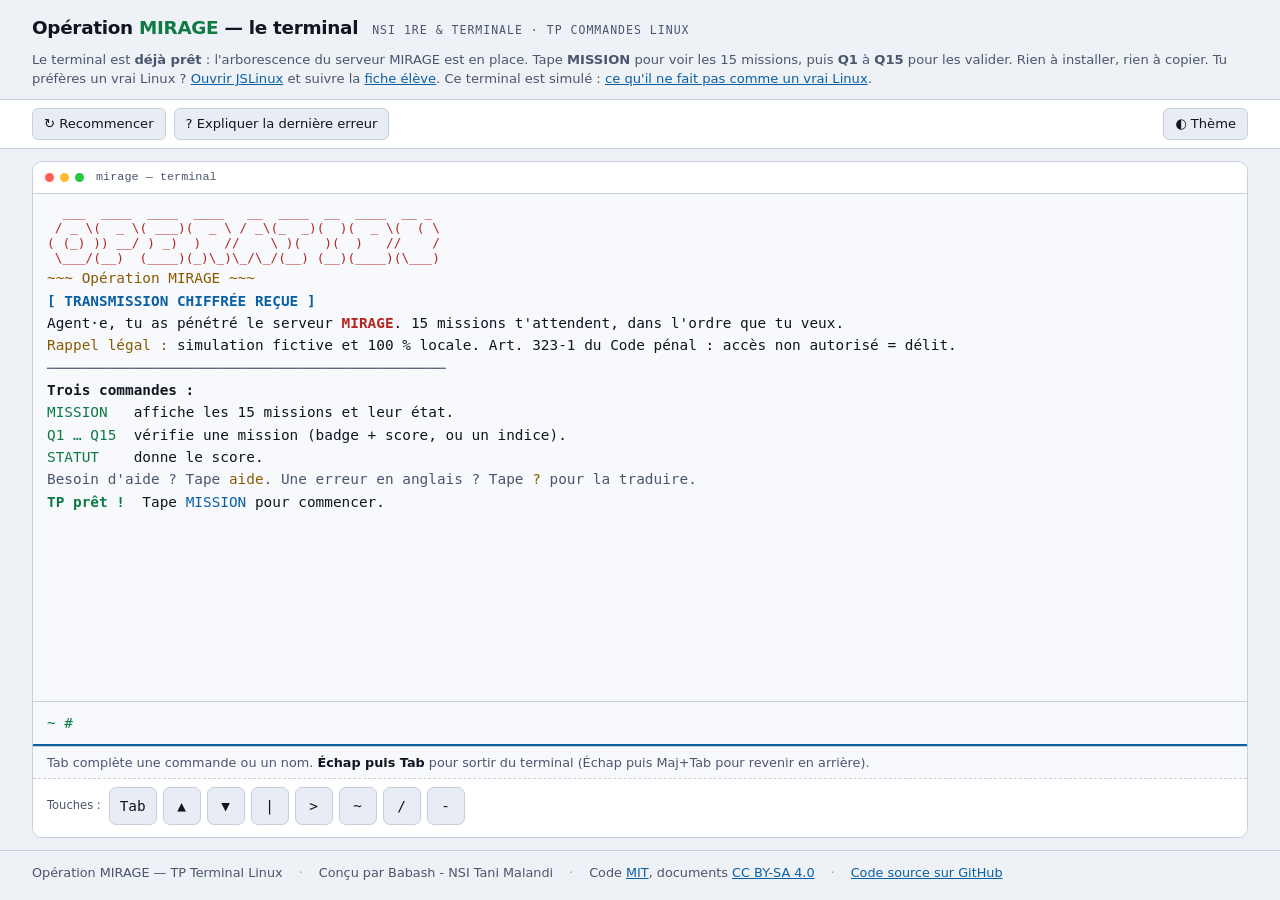
<file: terminal/index.html>
<!DOCTYPE html>
<html lang="fr" data-theme="">
<head>
<meta charset="UTF-8">
<meta name="viewport" content="width=device-width, initial-scale=1">
<title>Opération MIRAGE — terminal du TP</title>
<meta name="description" content="Le TP de commandes Linux Opération MIRAGE, joué directement dans un terminal intégré, déjà prêt, sans rien installer ni copier-coller.">
<link rel="stylesheet" href="terminal.css">
</head>
<body>

<header>
  <div style="flex-basis:100%;display:flex;flex-wrap:wrap;align-items:baseline;gap:6px 14px;">
    <h1>Opération <span>MIRAGE</span> — le terminal</h1>
    <span class="ref">NSI 1re &amp; Terminale · TP commandes Linux</span>
  </div>
  <p class="intro">Le terminal est <strong>déjà prêt</strong> : l'arborescence du serveur MIRAGE est en place. Tape <strong>MISSION</strong> pour voir les 15 missions, puis <strong>Q1</strong> à <strong>Q15</strong> pour les valider. Rien à installer, rien à copier. Tu préfères un vrai Linux&nbsp;? <a href="https://bellard.org/jslinux/vm.html?url=alpine-x86.cfg&amp;mem=192" rel="noopener">Ouvrir JSLinux</a> et suivre la <a href="../fiche_eleve_mirage.html">fiche élève</a>. Ce terminal est simulé&nbsp;: <a href="https://github.com/babash/mirage/blob/main/terminal/ECARTS.md" rel="noopener">ce qu'il ne fait pas comme un vrai Linux</a>.</p>
</header>

<nav class="barre" aria-label="Outils du terminal">
  <button type="button" id="btn-recommencer">↻ Recommencer</button>
  <button type="button" id="btn-expliquer">? Expliquer la dernière erreur</button>
  <span class="espace"></span>
  <button type="button" id="btn-theme" aria-label="Changer le thème clair ou obscur">◐ Thème</button>
</nav>

<main>
  <section class="terminal" aria-label="Terminal Opération MIRAGE">
    <div class="chrome" aria-hidden="true">
      <span class="dot a"></span><span class="dot b"></span><span class="dot c"></span>
      <span class="titre mono">mirage — terminal</span>
    </div>
    <div id="sortie" role="log" aria-live="polite" aria-label="Sortie du terminal" tabindex="0"></div>
    <div id="pager" class="pager" role="dialog" aria-label="Lecture page par page" hidden>
      <div class="pager-barre">
        <span id="pager-titre" class="mono"></span>
        <span class="pager-aide">Espace : page suivante · b : précédente · q : quitter</span>
      </div>
      <pre id="pager-texte" class="mono" tabindex="0"></pre>
      <div class="pager-boutons">
        <button type="button" id="pager-precedent">▲ Page précédente</button>
        <button type="button" id="pager-suivant">▼ Page suivante</button>
        <button type="button" id="pager-quitter">q Quitter</button>
      </div>
    </div>
    <div class="saisie-ligne">
      <span id="invite" class="mono" aria-hidden="true">~ #</span>
      <input id="saisie" type="text" class="mono" autocomplete="off" autocapitalize="off"
             autocorrect="off" spellcheck="false" aria-label="Ligne de commande du terminal" aria-describedby="aide-clavier"
             enterkeyhint="go">
    </div>
    <p id="aide-clavier" class="aide-clavier">Tab complète une commande ou un nom. <strong>Échap puis Tab</strong> pour sortir du terminal (Échap puis Maj+Tab pour revenir en arrière).</p>
    <div class="clavier" role="group" aria-label="Touches spéciales pour le clavier tactile">
      <span class="lbl">Touches&nbsp;:</span>
      <button type="button" data-key="Tab" aria-label="Touche Tab (complétion)">Tab</button>
      <button type="button" data-key="ArrowUp" aria-label="Commande précédente">▲</button>
      <button type="button" data-key="ArrowDown" aria-label="Commande suivante">▼</button>
      <button type="button" data-insert="|" aria-label="Insérer le tube barre verticale">|</button>
      <button type="button" data-insert="&gt;" aria-label="Insérer la redirection supérieur">&gt;</button>
      <button type="button" data-insert="~" aria-label="Insérer le tilde">~</button>
      <button type="button" data-insert="/" aria-label="Insérer la barre oblique">/</button>
      <button type="button" data-insert="-" aria-label="Insérer le tiret">-</button>
    </div>
  </section>
</main>

<p id="sr-note" class="sr-only" aria-live="polite"></p>

<footer>
  <span>Opération MIRAGE — TP Terminal Linux</span>
  <span class="sep">·</span>
  <span>Conçu par Babash - NSI Tani Malandi</span>
  <span class="sep">·</span>
  <span>Code <a href="https://opensource.org/licenses/MIT" rel="noopener">MIT</a>, documents <a href="https://creativecommons.org/licenses/by-sa/4.0/deed.fr" rel="noopener">CC BY-SA 4.0</a></span>
  <span class="sep">·</span>
  <a href="https://github.com/babash/mirage" rel="noopener">Code source sur GitHub</a>
</footer>

<script type="module" src="app.js"></script>
</body>
</html>
</file>
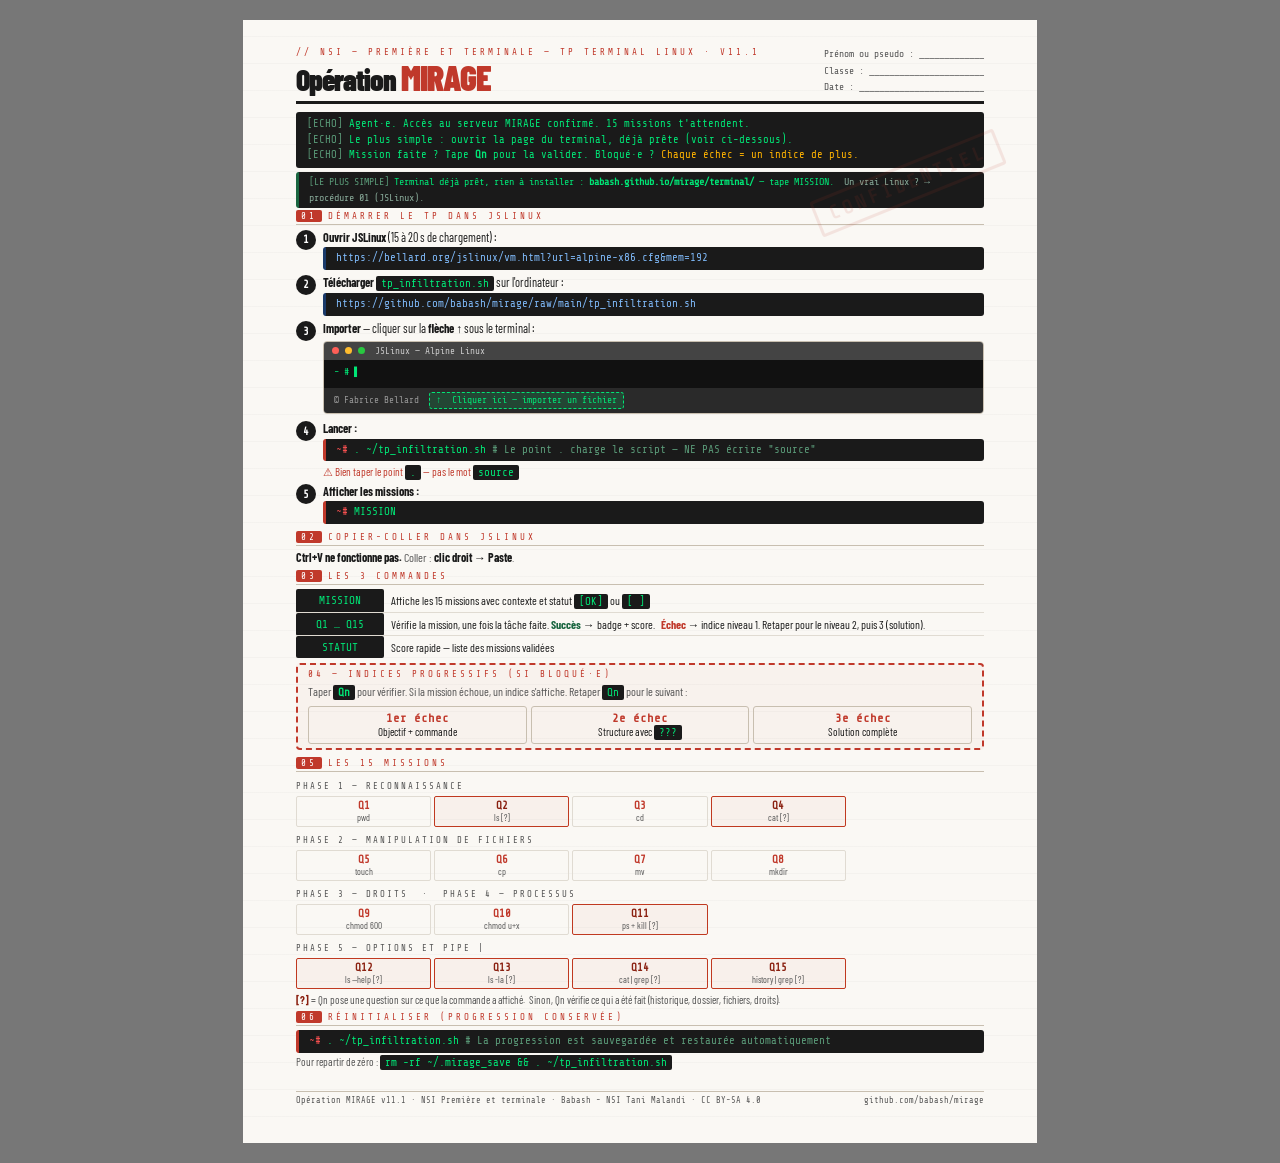
<file: fiche_eleve_mirage.html>
<!DOCTYPE html>
<html lang="fr">
<head>
<meta charset="UTF-8">
<meta name="viewport" content="width=device-width, initial-scale=1">
<title>Fiche élève — Opération MIRAGE v11.1</title>
<style>
@import url('https://fonts.googleapis.com/css2?family=Share+Tech+Mono&family=Barlow+Condensed:wght@300;400;600;700;900&display=swap');
:root{
  --paper:#faf8f4;--ink:#1a1a1a;--dim:#555;
  --red:#c0392b;--green:#1a6640;--border:#c8bfb0;--bl:#e0dbd2;--fg:#00e676;
}
*{box-sizing:border-box;margin:0;padding:0;}
@media screen{body{background:#777;display:flex;justify-content:center;padding:20px;}}
.page{
  width:210mm;min-height:297mm;
  background:var(--paper);color:var(--ink);
  font-family:'Barlow Condensed',sans-serif;
  position:relative;padding:7mm 14mm 10mm;
  background-image:repeating-linear-gradient(0deg,transparent,transparent 26px,rgba(0,0,0,.025) 26px,rgba(0,0,0,.025) 27px);
}
.page::before{
  content:'CONFIDENTIEL';
  position:absolute;top:38mm;right:8mm;
  font-family:'Share Tech Mono',monospace;font-size:1.2rem;font-weight:700;
  color:var(--red);opacity:.1;transform:rotate(-22deg);letter-spacing:4px;
  border:3px solid var(--red);padding:5px 12px;border-radius:3px;pointer-events:none;
}
.hd{border-bottom:3px solid var(--ink);padding-bottom:6px;margin-bottom:8px;display:flex;justify-content:space-between;align-items:flex-end;gap:8px;}
.ref{font-family:'Share Tech Mono',monospace;font-size:.57rem;color:var(--red);letter-spacing:3px;text-transform:uppercase;margin-bottom:3px;}
h1{font-size:1.85rem;font-weight:900;line-height:1;letter-spacing:-1px;}
h1 em{font-style:normal;color:var(--red);font-size:2.2rem;}
.hr{text-align:right;font-family:'Share Tech Mono',monospace;font-size:.6rem;color:var(--dim);line-height:1.7;}
.tx{background:var(--ink);color:#00e676;font-family:'Share Tech Mono',monospace;font-size:.66rem;line-height:1.45;padding:5px 11px;border-radius:3px;margin-bottom:4px;}
.tx .d{color:#5a9a78;}.tx .w{color:#ffb300;}
.sec{margin-bottom:5px;}
.sh{font-family:'Share Tech Mono',monospace;font-size:.57rem;letter-spacing:3px;text-transform:uppercase;color:var(--red);border-bottom:1px solid var(--border);padding-bottom:2px;margin-bottom:4px;display:flex;align-items:center;gap:6px;}
.sh .n{background:var(--red);color:white;font-size:.57rem;padding:1px 5px;border-radius:2px;}
.steps{display:flex;flex-direction:column;gap:2px;}
.step{display:grid;grid-template-columns:20px 1fr;gap:7px;align-items:start;}
.sn{font-family:'Share Tech Mono',monospace;font-size:.68rem;font-weight:700;color:white;background:var(--ink);width:20px;height:20px;border-radius:50%;display:flex;align-items:center;justify-content:center;flex-shrink:0;margin-top:1px;}
.sb{font-size:.76rem;line-height:1.35;min-width:0;}
code{font-family:'Share Tech Mono',monospace;background:var(--ink);color:var(--fg);padding:1px 5px;border-radius:2px;font-size:.68rem;}
.cmd{font-family:'Share Tech Mono',monospace;background:var(--ink);color:var(--fg);padding:3px 10px;border-radius:3px;font-size:.68rem;line-height:1.55;margin:2px 0;border-left:3px solid var(--red);overflow-wrap:anywhere;}
.cmd .pr{color:#ff5252;}.cmd .d{color:#5a9a78;}
.jsl{border:1px solid var(--border);border-radius:4px;overflow:hidden;margin:4px 0;font-family:'Share Tech Mono',monospace;}
.jsl-bar{background:#444;color:#ccc;padding:3px 8px;font-size:.6rem;display:flex;align-items:center;gap:6px;}
.dot{width:7px;height:7px;border-radius:50%;display:inline-block;}
.jsl-term{background:#111;color:#00e676;padding:4px 10px;line-height:1.5;font-size:.63rem;min-height:28px;}
.jsl-tb{background:#2a2a2a;color:#999;padding:4px 10px;display:flex;align-items:center;gap:10px;font-size:.6rem;}
.ahl{background:rgba(0,230,118,.15);border:1px dashed #00e676;border-radius:3px;padding:1px 6px;color:#00e676;}
/* Commandes */
.ct{width:100%;border-collapse:collapse;font-size:.73rem;margin:4px 0;}
.ct td{padding:4px 7px;border-bottom:1px solid var(--bl);vertical-align:top;}
.ct td:first-child{font-family:'Share Tech Mono',monospace;background:var(--ink);color:var(--fg);font-size:.69rem;width:88px;border-radius:2px;text-align:center;vertical-align:middle;}
.ct tr:last-child td{border-bottom:none;}
/* Indices */
.hint{border:2px dashed var(--red);border-radius:4px;padding:4px 10px;background:rgba(192,57,43,.03);margin-bottom:7px;}
.hint-t{font-family:'Share Tech Mono',monospace;font-size:.57rem;letter-spacing:3px;text-transform:uppercase;color:var(--red);margin-bottom:4px;}
.hint p{font-size:.74rem;line-height:1.4;color:var(--dim);}
.lvls{display:grid;grid-template-columns:repeat(3,1fr);gap:4px;margin-top:5px;}
.lvl{border:1px solid var(--border);border-radius:3px;padding:4px 5px;text-align:center;font-size:.69rem;}
.lvl strong{display:block;font-family:'Share Tech Mono',monospace;color:var(--red);font-size:.76rem;}
/* Missions grid */
.mg{display:grid;grid-template-columns:repeat(5,1fr);gap:3px;margin:4px 0;}
.mc{border:1px solid var(--bl);border-radius:2px;padding:3px 4px;text-align:center;}
.mn{font-family:'Share Tech Mono',monospace;font-size:.67rem;font-weight:700;color:var(--red);display:block;}
.ml{font-size:.58rem;color:var(--dim);display:block;line-height:1.2;}
.mc.q{background:rgba(192,57,43,.04);border-color:#c03920;}.mc.q .mn{color:#8a2010;}
.mc.vide{border-color:transparent;background:transparent;}
/* phases */
.phase{font-family:'Share Tech Mono',monospace;font-size:.56rem;letter-spacing:2px;text-transform:uppercase;color:var(--dim);margin:5px 0 2px;grid-column:1/-1;}
footer{position:absolute;bottom:10mm;left:14mm;right:14mm;border-top:1px solid var(--border);padding-top:4px;display:flex;justify-content:space-between;gap:8px;font-family:'Share Tech Mono',monospace;font-size:.53rem;color:var(--dim);}
footer a{color:var(--dim);text-decoration:none;}
/* Téléphone : la feuille prend la largeur de l'écran */
@media screen and (max-width:600px){
  body{padding:0;}
  .page{width:100%;min-height:0;padding:16px 16px 64px;}
  .hd{flex-wrap:wrap;}
  .hr{text-align:left;}
  .mg{grid-template-columns:repeat(4,1fr);}
  .mc.vide{display:none;}
  footer{left:16px;right:16px;bottom:16px;flex-wrap:wrap;}
}
@page{size:A4;margin:0;}
@media print{body{background:none;padding:0;}.page{box-shadow:none;}}
</style>
</head>
<body>
<div class="page">

  <div class="hd">
    <div>
      <div class="ref">// NSI — Première et terminale — TP Terminal Linux · v11.1</div>
      <h1>Opération <em>MIRAGE</em></h1>
    </div>
    <div class="hr">
      Prénom ou pseudo : _____________<br>
      Classe : _______________________<br>
      Date : _________________________
    </div>
  </div>

  <div class="tx">
    <span class="d">[ECHO]</span> Agent·e. Accès au serveur MIRAGE confirmé. 15 missions t'attendent.<br>
    <span class="d">[ECHO]</span> Le plus simple : ouvrir la page du terminal, déjà prête (voir ci-dessous).<br>
    <span class="d">[ECHO]</span> Mission faite ? Tape <strong>Qn</strong> pour la valider. Bloqué·e ? <span class="w">Chaque échec = un indice de plus.</span>
  </div>

  <!-- 00 LE PLUS SIMPLE (une ligne) -->
  <div class="cmd" style="border-left-color:#1a6640;font-size:.63rem;padding:2px 10px;">
    <span style="color:#5a9a78;">[LE PLUS SIMPLE]</span> Terminal déjà prêt, rien à installer : <strong>babash.github.io/mirage/terminal/</strong> — tape MISSION. &nbsp;<span style="color:#8a9;">Un vrai Linux ? → procédure 01 (JSLinux).</span>
  </div>

  <!-- 01 DÉMARRAGE -->
  <div class="sec">
    <div class="sh"><span class="n">01</span> Démarrer le TP dans JSLinux</div>
    <div class="steps">
      <div class="step"><div class="sn">1</div>
        <div class="sb"><strong>Ouvrir JSLinux</strong> (15 à 20 s de chargement) :
          <div class="cmd" style="border-left-color:#1a3a6a;"><span style="color:#7eb8f7;">https://bellard.org/jslinux/vm.html?url=alpine-x86.cfg&amp;mem=192</span></div>
        </div>
      </div>
      <div class="step"><div class="sn">2</div>
        <div class="sb"><strong>Télécharger</strong> <code>tp_infiltration.sh</code> sur l'ordinateur :
          <div class="cmd" style="border-left-color:#1a3a6a;"><span style="color:#7eb8f7;">https://github.com/babash/mirage/raw/main/tp_infiltration.sh</span></div>
        </div>
      </div>
      <div class="step"><div class="sn">3</div>
        <div class="sb"><strong>Importer</strong> — cliquer sur la <strong>flèche ↑</strong> sous le terminal :
          <div class="jsl">
            <div class="jsl-bar"><span class="dot" style="background:#ff5f57;"></span><span class="dot" style="background:#febc2e;"></span><span class="dot" style="background:#28c840;"></span><span style="font-size:.58rem;margin-left:4px;">JSLinux — Alpine Linux</span></div>
            <div class="jsl-term">~ # ▌</div>
            <div class="jsl-tb"><span style="font-size:.58rem;color:#999;">© Fabrice Bellard</span><span class="ahl">↑ &nbsp;Cliquer ici — importer un fichier</span></div>
          </div>
        </div>
      </div>
      <div class="step"><div class="sn">4</div>
        <div class="sb"><strong>Lancer :</strong>
          <div class="cmd"><span class="pr">~#</span> . ~/tp_infiltration.sh
<span class="d"># Le point . charge le script — NE PAS écrire "source"</span></div>
          <span style="font-size:.69rem;color:var(--red);">⚠ Bien taper le point <code>.</code> — pas le mot <code>source</code></span>
        </div>
      </div>
      <div class="step"><div class="sn">5</div>
        <div class="sb"><strong>Afficher les missions :</strong>
          <div class="cmd"><span class="pr">~#</span> MISSION</div>
        </div>
      </div>
    </div>
  </div>

  <!-- 02 COPIER-COLLER -->
  <div class="sec">
    <div class="sh"><span class="n">02</span> Copier-coller dans JSLinux</div>
    <div style="font-size:.75rem;color:var(--dim);"><strong style="color:var(--ink);">Ctrl+V ne fonctionne pas.</strong> Coller : <strong style="color:var(--ink);">clic droit → Paste</strong>.</div>
  </div>

  <!-- 03 COMMANDES -->
  <div class="sec">
    <div class="sh"><span class="n">03</span> Les 3 commandes</div>
    <table class="ct">
      <tr><td>MISSION</td><td>Affiche les 15 missions avec contexte et statut <code>[OK]</code> ou <code>[ ]</code></td></tr>
      <tr><td>Q1 … Q15</td><td>Vérifie la mission, une fois la tâche faite. <strong style="color:var(--green);">Succès</strong> → badge + score. &nbsp; <strong style="color:var(--red);">Échec</strong> → indice niveau 1. Retaper pour le niveau 2, puis 3 (solution).</td></tr>
      <tr><td>STATUT</td><td>Score rapide — liste des missions validées</td></tr>
    </table>
  </div>

  <!-- 04 INDICES -->
  <div class="hint">
    <div class="hint-t">04 — Indices progressifs (si bloqué·e)</div>
    <p>Taper <strong><code>Qn</code></strong> pour vérifier. Si la mission échoue, un indice s'affiche. Retaper <code>Qn</code> pour le suivant :</p>
    <div class="lvls">
      <div class="lvl"><strong>1er échec</strong>Objectif + commande</div>
      <div class="lvl"><strong>2e échec</strong>Structure avec <code>???</code></div>
      <div class="lvl"><strong>3e échec</strong>Solution complète</div>
    </div>
  </div>

  <!-- 05 MISSIONS -->
  <div class="sec">
    <div class="sh"><span class="n">05</span> Les 15 missions</div>
    <div class="mg">
      <div class="phase">Phase 1 — Reconnaissance</div>
      <div class="mc"><span class="mn">Q1</span><span class="ml">pwd</span></div>
      <div class="mc q"><span class="mn">Q2</span><span class="ml">ls [?]</span></div>
      <div class="mc"><span class="mn">Q3</span><span class="ml">cd</span></div>
      <div class="mc q"><span class="mn">Q4</span><span class="ml">cat [?]</span></div>
      <div class="mc vide"></div>

      <div class="phase">Phase 2 — Manipulation de fichiers</div>
      <div class="mc"><span class="mn">Q5</span><span class="ml">touch</span></div>
      <div class="mc"><span class="mn">Q6</span><span class="ml">cp</span></div>
      <div class="mc"><span class="mn">Q7</span><span class="ml">mv</span></div>
      <div class="mc"><span class="mn">Q8</span><span class="ml">mkdir</span></div>
      <div class="mc vide"></div>

      <div class="phase">Phase 3 — Droits &nbsp;·&nbsp; Phase 4 — Processus</div>
      <div class="mc"><span class="mn">Q9</span><span class="ml">chmod 600</span></div>
      <div class="mc"><span class="mn">Q10</span><span class="ml">chmod u+x</span></div>
      <div class="mc q"><span class="mn">Q11</span><span class="ml">ps + kill [?]</span></div>
      <div class="mc vide"></div>
      <div class="mc vide"></div>

      <div class="phase">Phase 5 — Options et pipe |</div>
      <div class="mc q"><span class="mn">Q12</span><span class="ml">ls --help [?]</span></div>
      <div class="mc q"><span class="mn">Q13</span><span class="ml">ls -la [?]</span></div>
      <div class="mc q"><span class="mn">Q14</span><span class="ml">cat | grep [?]</span></div>
      <div class="mc q"><span class="mn">Q15</span><span class="ml">history | grep [?]</span></div>
      <div class="mc vide"></div>
    </div>
    <div style="font-size:.68rem;color:var(--dim);margin-top:3px;">
      <span style="color:#8a2010;font-weight:700;">[?]</span> = Qn pose une question sur ce que la commande a affiché.&nbsp;
      Sinon, Qn vérifie ce qui a été fait (historique, dossier, fichiers, droits).
    </div>
  </div>

  <!-- 06 RÉINIT -->
  <div class="sec">
    <div class="sh"><span class="n">06</span> Réinitialiser (progression conservée)</div>
    <div class="cmd"><span class="pr">~#</span> . ~/tp_infiltration.sh
<span class="d"># La progression est sauvegardée et restaurée automatiquement</span></div>
    <div style="font-size:.69rem;color:var(--dim);margin-top:2px;">Pour repartir de zéro : <code>rm -rf ~/.mirage_save &amp;&amp; . ~/tp_infiltration.sh</code></div>
  </div>

  <footer>
    <span>Opération MIRAGE v11.1 · NSI Première et terminale · Babash - NSI Tani Malandi · CC BY-SA 4.0</span>
    <a href="https://github.com/babash/mirage">github.com/babash/mirage</a>
  </footer>

</div>
</body>
</html>
</file>
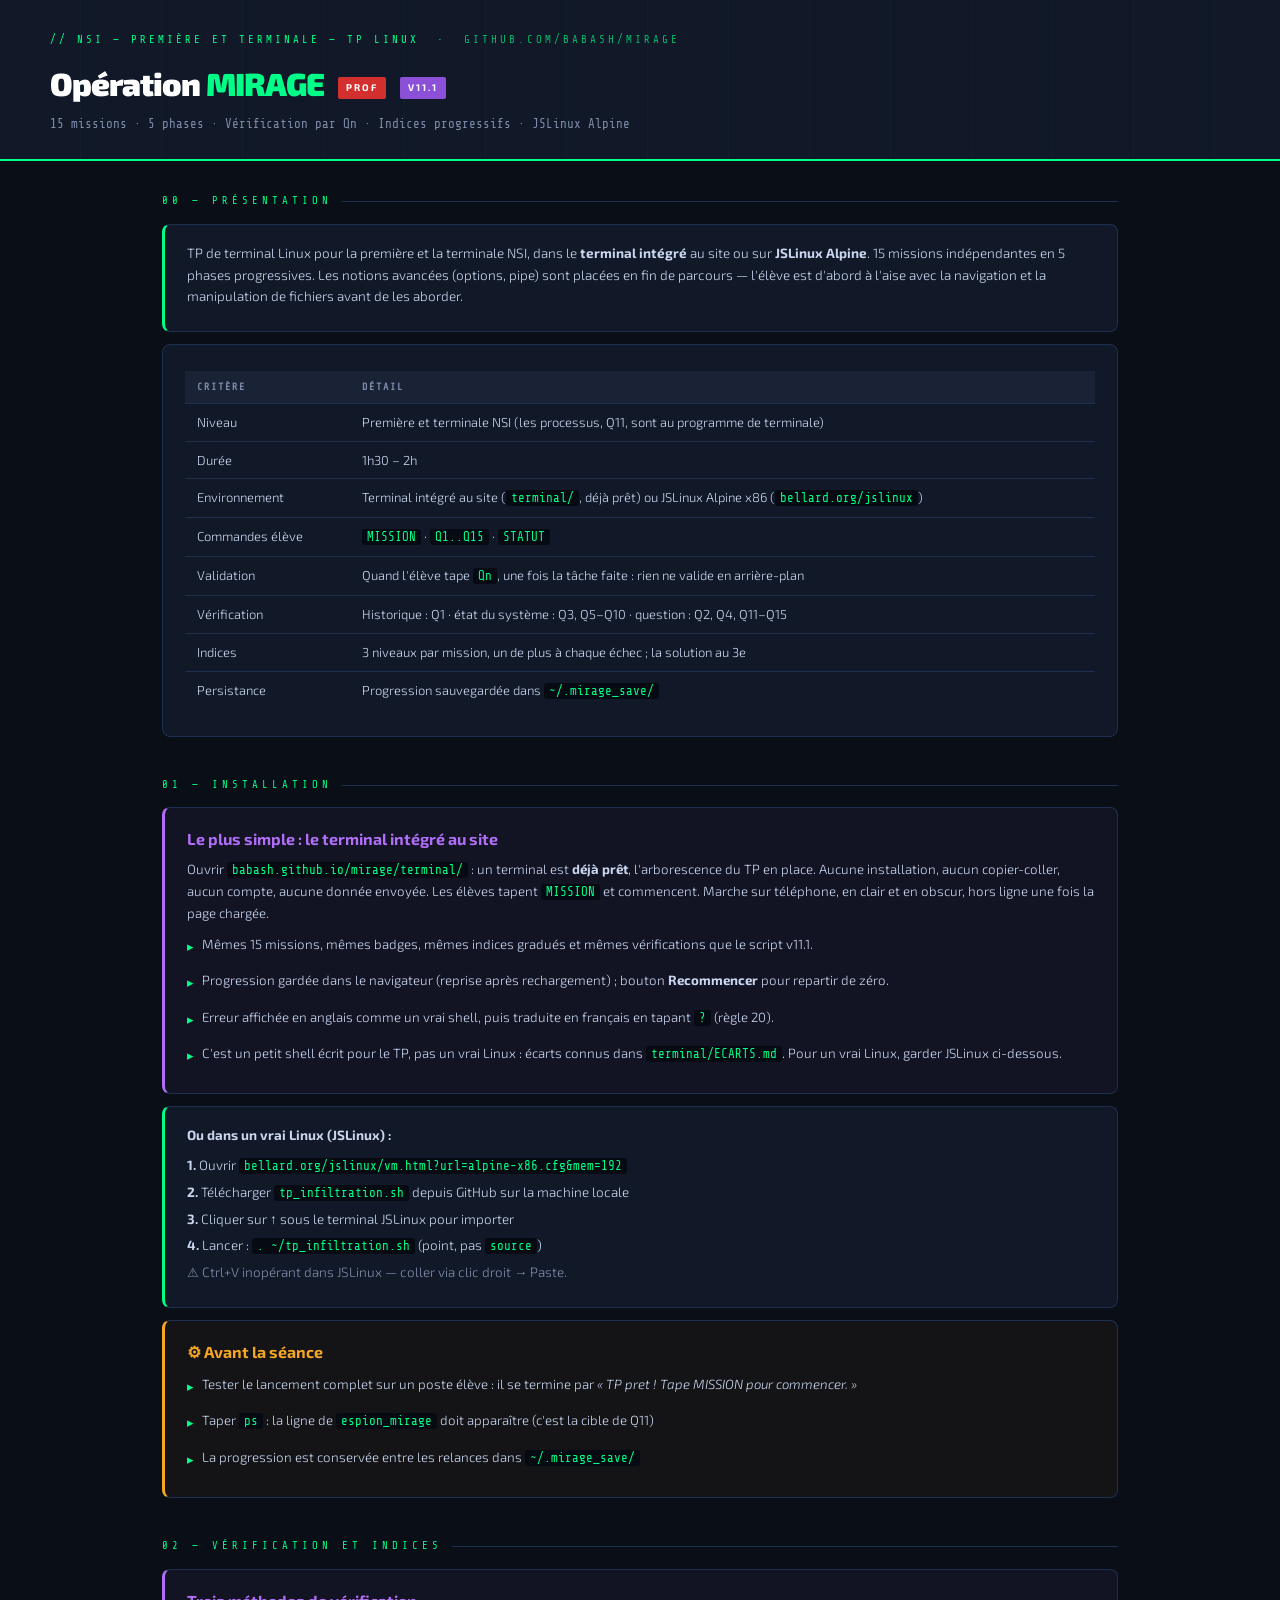
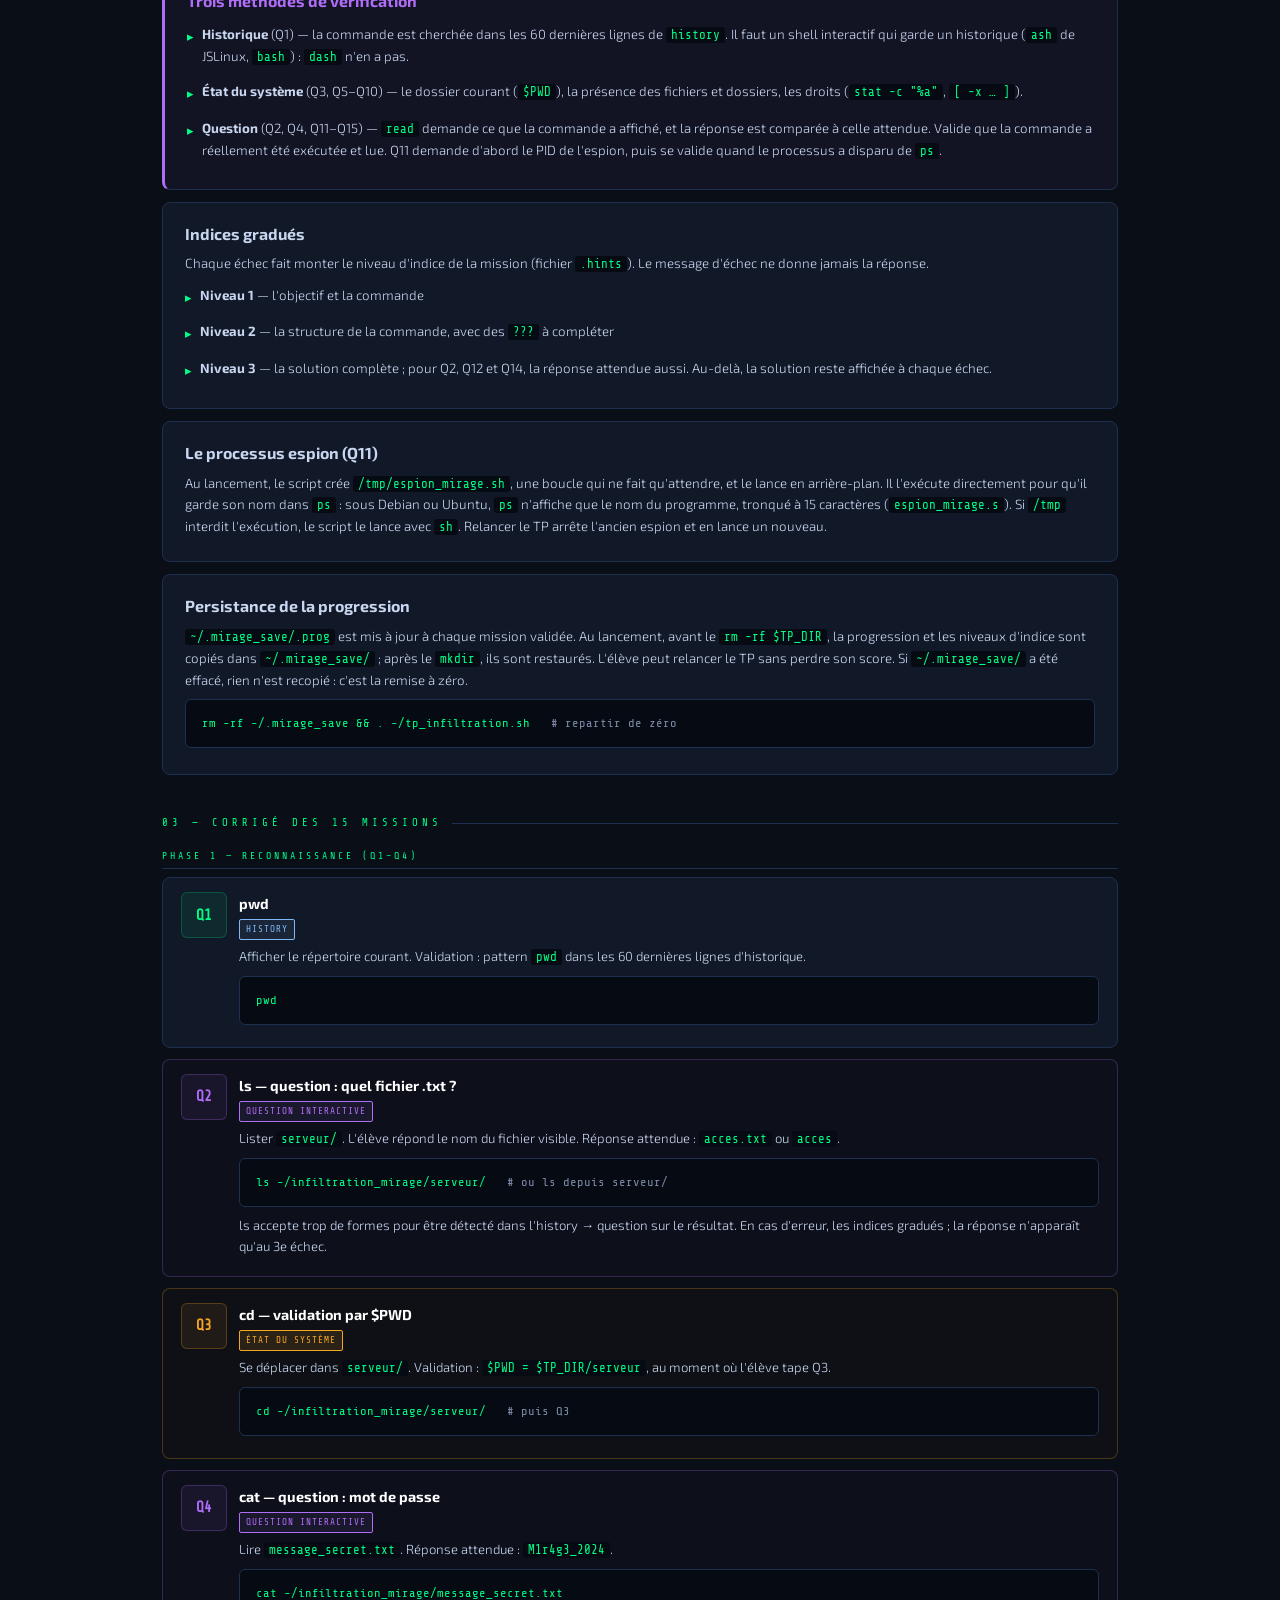
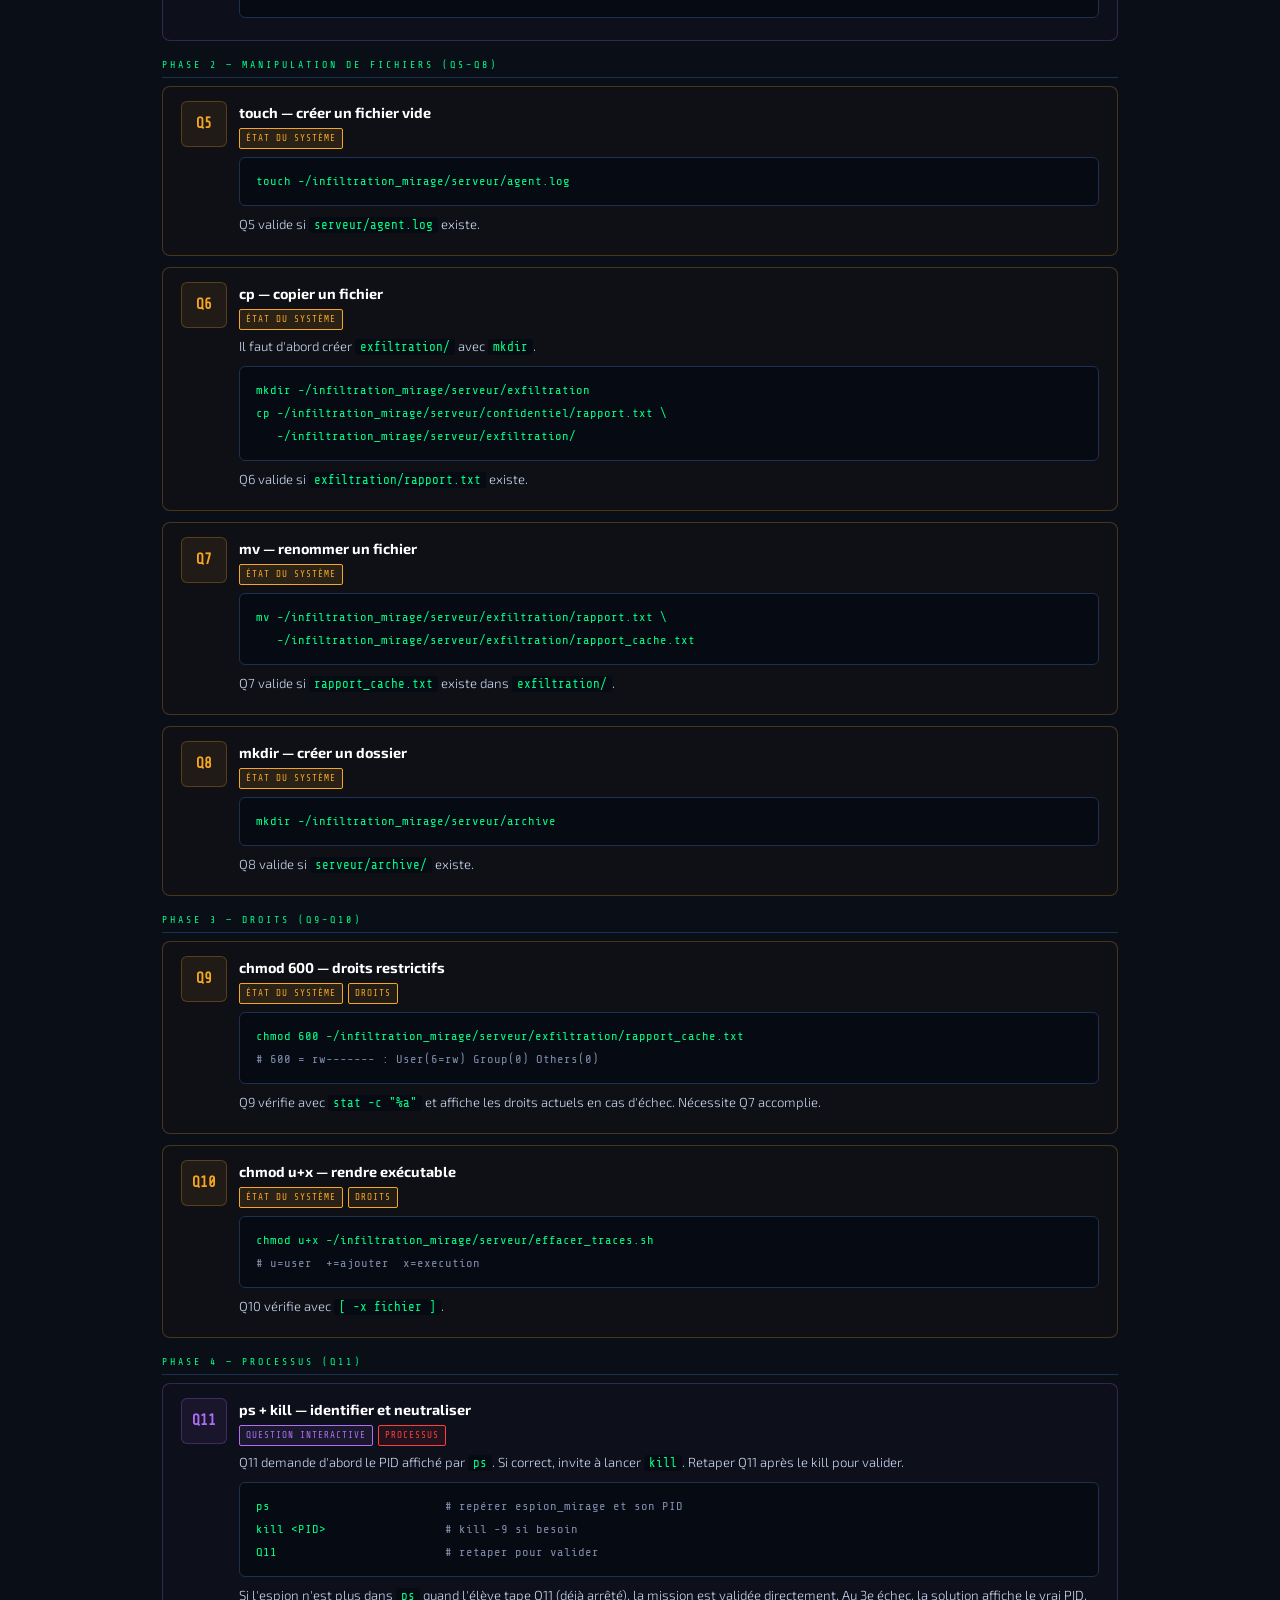
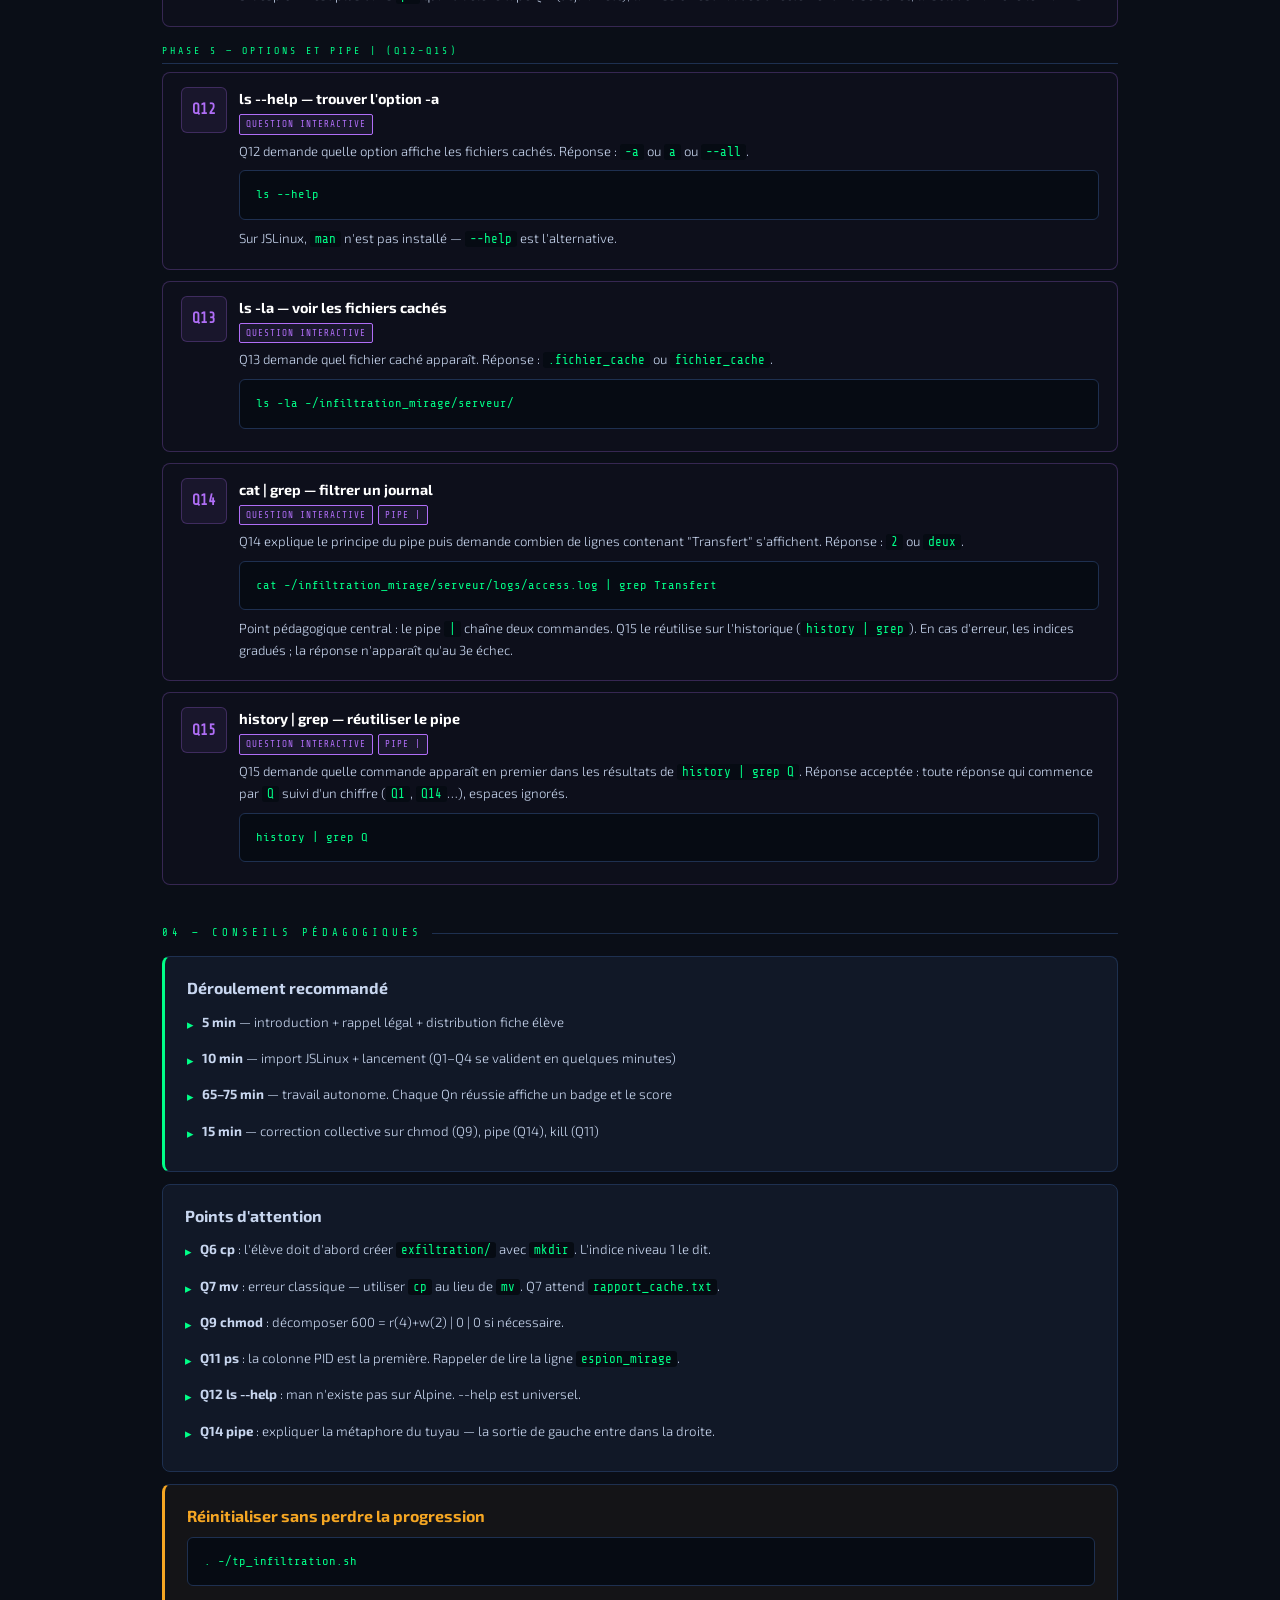
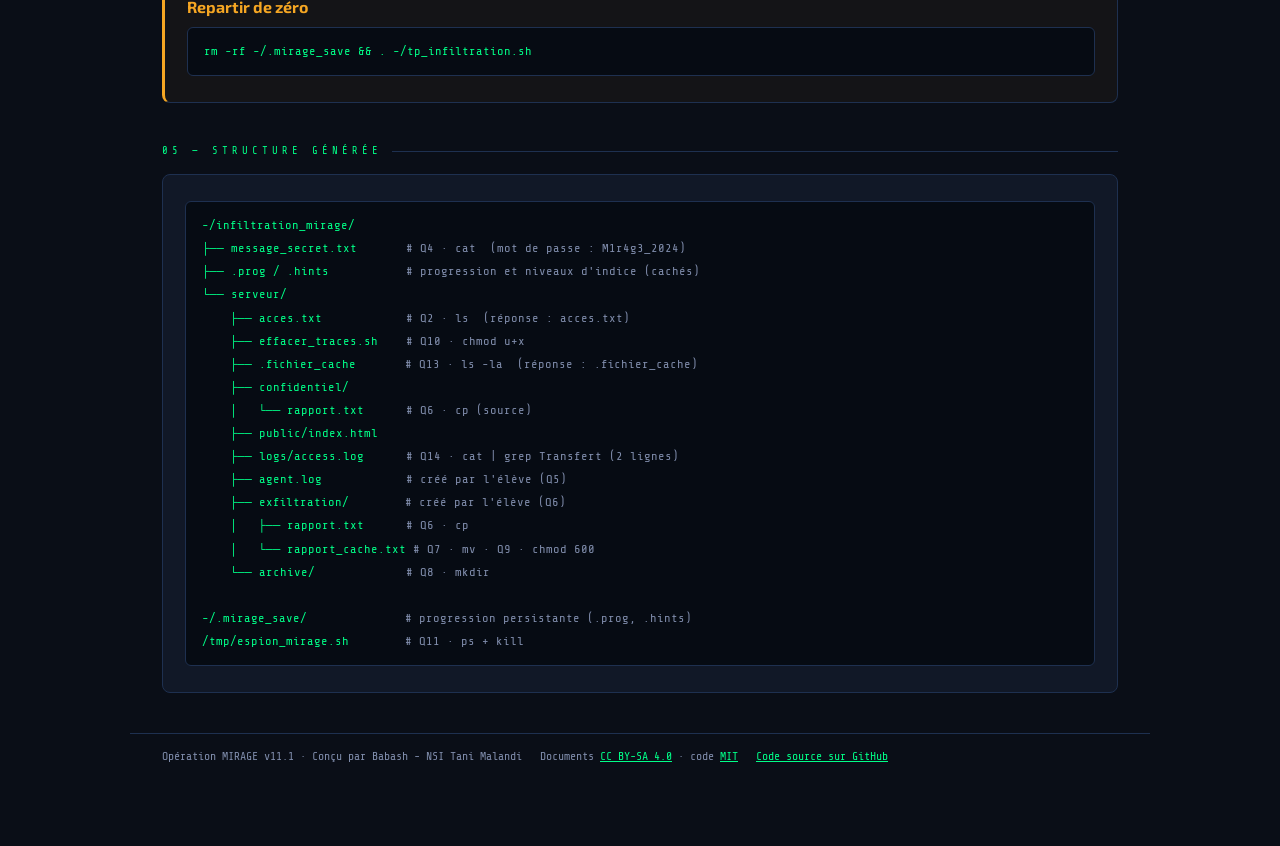
<file: fiche_prof_mirage.html>
<!DOCTYPE html>
<html lang="fr">
<head>
<meta charset="UTF-8">
<meta name="viewport" content="width=device-width, initial-scale=1">
<title>Fiche professeur — TP MIRAGE v11.1</title>
<style>
@import url('https://fonts.googleapis.com/css2?family=Share+Tech+Mono&family=Exo+2:wght@300;400;600;700;900&display=swap');
:root{
  --bg:#0a0e17;--surface:#111827;--s2:#1a2235;
  --acc:#00ff88;--red:#ff3e3e;--amb:#f5a623;--pur:#b06ef7;
  --text:#c8d6ef;--dim:#7f8cab;--brd:#1e3050;--code:#060b13;
}
*{box-sizing:border-box;margin:0;padding:0;}
body{background:var(--bg);color:var(--text);font-family:'Exo 2',sans-serif;font-weight:300;line-height:1.6;padding-bottom:80px;}
header{background:var(--surface);border-bottom:2px solid var(--acc);padding:32px 50px 24px;position:relative;overflow:hidden;}
header::before{content:'';position:absolute;inset:0;background:repeating-linear-gradient(90deg,transparent,transparent 80px,rgba(0,255,136,.03) 80px,rgba(0,255,136,.03) 81px);}
.htag{font-family:'Share Tech Mono',monospace;font-size:.67rem;color:var(--acc);letter-spacing:3px;text-transform:uppercase;margin-bottom:9px;overflow-wrap:anywhere;}
.htag a{color:var(--acc);opacity:.7;text-decoration:none;}
header h1{font-size:2rem;font-weight:900;color:#fff;letter-spacing:-1px;}
header h1 span{color:var(--acc);}
.sub{font-family:'Share Tech Mono',monospace;font-size:.78rem;color:var(--dim);margin-top:6px;}
.badge{display:inline-block;color:#fff;font-size:.6rem;font-weight:700;letter-spacing:2px;text-transform:uppercase;padding:3px 8px;border-radius:2px;margin-left:8px;vertical-align:middle;}
.bp{background:#d32f2f;}.bv{background:#8b4fd8;}
main{max-width:1020px;margin:0 auto;padding:32px 32px 0;}
section{margin-bottom:40px;}
.st{font-family:'Share Tech Mono',monospace;font-size:.66rem;color:var(--acc);letter-spacing:4px;text-transform:uppercase;margin-bottom:14px;display:flex;align-items:center;gap:10px;}
.st::after{content:'';flex:1;height:1px;background:var(--brd);}
.card{background:var(--surface);border:1px solid var(--brd);border-radius:8px;padding:18px 22px;margin-bottom:12px;}
.card p,.card li{font-size:.84rem;margin-bottom:5px;}
.ca{border-left:3px solid var(--acc);}
.cw{border-left:3px solid var(--amb);background:rgba(245,166,35,.04);}
.cp{border-left:3px solid var(--pur);background:rgba(176,110,247,.05);}
pre,code{font-family:'Share Tech Mono',monospace;}
pre{background:var(--code);border:1px solid var(--brd);border-radius:6px;padding:12px 16px;font-size:.76rem;color:var(--acc);overflow-x:auto;line-height:1.9;margin:8px 0;}
code{background:var(--code);color:var(--acc);padding:1px 5px;border-radius:3px;font-size:.78rem;overflow-wrap:anywhere;}
.cd{color:var(--dim);}
table{width:100%;border-collapse:collapse;font-size:.81rem;margin:8px 0;}
th{background:var(--s2);color:var(--dim);font-family:'Share Tech Mono',monospace;font-size:.63rem;letter-spacing:2px;text-transform:uppercase;padding:8px 12px;text-align:left;border-bottom:1px solid var(--brd);}
td{padding:8px 12px;border-bottom:1px solid var(--brd);vertical-align:top;}
tr:last-child td{border-bottom:none;}
tr:hover td{background:rgba(255,255,255,.012);}
.qg{display:grid;gap:11px;}
.qc{background:var(--surface);border:1px solid var(--brd);border-radius:8px;padding:14px 18px;display:grid;grid-template-columns:46px 1fr;gap:12px;align-items:start;}
.qc.au{border-color:rgba(245,166,35,.25);background:rgba(245,166,35,.02);}
.qc.qq{border-color:rgba(176,110,247,.25);background:rgba(176,110,247,.02);}
.qn{font-family:'Share Tech Mono',monospace;font-size:.9rem;font-weight:700;color:var(--acc);background:rgba(0,255,136,.08);border:1px solid rgba(0,255,136,.2);border-radius:6px;width:46px;height:46px;display:flex;align-items:center;justify-content:center;}
.qn.au{color:var(--amb);background:rgba(245,166,35,.08);border-color:rgba(245,166,35,.25);}
.qn.qq{color:var(--pur);background:rgba(176,110,247,.08);border-color:rgba(176,110,247,.25);}
.qb{min-width:0;}
.qb h3{font-size:.9rem;font-weight:700;color:#fff;margin-bottom:4px;}
.meta{display:flex;gap:5px;margin-bottom:6px;flex-wrap:wrap;}
.tag{font-family:'Share Tech Mono',monospace;font-size:.58rem;letter-spacing:1px;text-transform:uppercase;padding:2px 6px;border-radius:2px;border:1px solid;}
.th{color:#7eb8f7;border-color:#7eb8f7;background:rgba(126,184,247,.08);}
.tq{color:var(--pur);border-color:var(--pur);background:rgba(180,126,247,.08);}
.tau{color:var(--amb);border-color:var(--amb);background:rgba(245,166,35,.12);}
.tp{color:var(--amb);border-color:var(--amb);background:rgba(245,166,35,.08);}
.tr{color:var(--red);border-color:var(--red);background:rgba(255,62,62,.08);}
.qb p{font-size:.82rem;color:var(--text);margin-bottom:5px;}
.note{font-size:.74rem;color:var(--dim);margin-top:4px;}
ul.cl{list-style:none;}
ul.cl li{padding:4px 0;font-size:.83rem;display:flex;gap:8px;align-items:flex-start;}
ul.cl li::before{content:'▸';color:var(--acc);flex-shrink:0;margin-top:2px;}
ul.cl li > span{min-width:0;}
.phase-h{font-family:'Share Tech Mono',monospace;font-size:.62rem;color:var(--acc);letter-spacing:3px;text-transform:uppercase;margin:16px 0 8px;padding-bottom:4px;border-bottom:1px solid var(--brd);}
/* Pied de page : auteur, licences, dépôt */
footer.pied{max-width:1020px;margin:40px auto 0;padding:14px 32px 0;border-top:1px solid var(--brd);display:flex;flex-wrap:wrap;gap:6px 18px;font-family:'Share Tech Mono',monospace;font-size:.72rem;color:var(--dim);}
footer.pied a{color:var(--acc);}
/* Téléphone */
@media (max-width:600px){
  header{padding:24px 16px 18px;}
  main{padding:24px 16px 0;}
  footer.pied{padding:14px 16px 0;}
  .card{padding:14px;}
  .qc{grid-template-columns:1fr;padding:14px;}
  th,td{padding:8px 6px;}
}
/* Impression A4 en noir et blanc : encre noire sur papier blanc */
@page{size:A4;margin:12mm;}
@media print{
  :root{--bg:#fff;--surface:#fff;--s2:#eee;--acc:#000;--red:#000;--amb:#000;--pur:#000;
    --text:#111;--dim:#444;--brd:#999;--code:#f2f2f2;}
  body{padding-bottom:0;}
  header{padding:0 0 10px;}
  header::before{display:none;}
  header h1,.qb h3{color:#000;}
  .badge{background:none;color:#000;border:1px solid #000;}
  main{padding:14px 0 0;max-width:none;}
  section{margin-bottom:20px;}
  .card,.qc,pre{break-inside:avoid;}
  .qn,.qn.au,.qn.qq{background:none;}
  .htag a{opacity:1;}
  footer.pied{padding:10px 0 0;margin-top:20px;break-inside:avoid;}
  footer.pied a{color:#000;}
}
</style>
</head>
<body>
<header>
  <div class="htag">// NSI — Première et terminale — TP Linux &nbsp;·&nbsp; <a href="https://github.com/babash/mirage">github.com/babash/mirage</a></div>
  <h1>Opération <span>MIRAGE</span> <span class="badge bp">PROF</span> <span class="badge bv">v11.1</span></h1>
  <div class="sub">15 missions · 5 phases · Vérification par Qn · Indices progressifs · JSLinux Alpine</div>
</header>

<main>

<!-- 00 PRÉSENTATION -->
<section>
  <div class="st">00 — Présentation</div>
  <div class="card ca">
    <p>TP de terminal Linux pour la première et la terminale NSI, dans le <strong>terminal intégré</strong> au site ou sur <strong>JSLinux Alpine</strong>. 15 missions indépendantes en 5 phases progressives. Les notions avancées (options, pipe) sont placées en fin de parcours — l'élève est d'abord à l'aise avec la navigation et la manipulation de fichiers avant de les aborder.</p>
  </div>
  <div class="card">
    <table>
      <tr><th>Critère</th><th>Détail</th></tr>
      <tr><td>Niveau</td><td>Première et terminale NSI (les processus, Q11, sont au programme de terminale)</td></tr>
      <tr><td>Durée</td><td>1h30 – 2h</td></tr>
      <tr><td>Environnement</td><td>Terminal intégré au site (<code>terminal/</code>, déjà prêt) ou JSLinux Alpine x86 (<code>bellard.org/jslinux</code>)</td></tr>
      <tr><td>Commandes élève</td><td><code>MISSION</code> · <code>Q1..Q15</code> · <code>STATUT</code></td></tr>
      <tr><td>Validation</td><td>Quand l'élève tape <code>Qn</code>, une fois la tâche faite : rien ne valide en arrière-plan</td></tr>
      <tr><td>Vérification</td><td>Historique : Q1 · état du système : Q3, Q5–Q10 · question : Q2, Q4, Q11–Q15</td></tr>
      <tr><td>Indices</td><td>3 niveaux par mission, un de plus à chaque échec ; la solution au 3e</td></tr>
      <tr><td>Persistance</td><td>Progression sauvegardée dans <code>~/.mirage_save/</code></td></tr>
    </table>
  </div>
</section>

<!-- 01 INSTALLATION -->
<section>
  <div class="st">01 — Installation</div>
  <div class="card cp">
    <strong style="color:var(--pur);">Le plus simple : le terminal intégré au site</strong>
    <p style="margin-top:7px;font-size:.83rem;">Ouvrir <code>babash.github.io/mirage/terminal/</code> : un terminal est <strong>déjà prêt</strong>, l'arborescence du TP en place. Aucune installation, aucun copier-coller, aucun compte, aucune donnée envoyée. Les élèves tapent <code>MISSION</code> et commencent. Marche sur téléphone, en clair et en obscur, hors ligne une fois la page chargée.</p>
    <ul class="cl" style="margin-top:6px;">
      <li><span>Mêmes 15 missions, mêmes badges, mêmes indices gradués et mêmes vérifications que le script v11.1.</span></li>
      <li><span>Progression gardée dans le navigateur (reprise après rechargement) ; bouton <strong>Recommencer</strong> pour repartir de zéro.</span></li>
      <li><span>Erreur affichée en anglais comme un vrai shell, puis traduite en français en tapant <code>?</code> (règle 20).</span></li>
      <li><span>C'est un petit shell écrit pour le TP, pas un vrai Linux : écarts connus dans <code>terminal/ECARTS.md</code>. Pour un vrai Linux, garder JSLinux ci-dessous.</span></li>
    </ul>
  </div>
  <div class="card ca">
    <p style="margin-bottom:8px;"><strong>Ou dans un vrai Linux (JSLinux) :</strong></p>
    <p><strong>1.</strong> Ouvrir <code>bellard.org/jslinux/vm.html?url=alpine-x86.cfg&amp;mem=192</code></p>
    <p><strong>2.</strong> Télécharger <code>tp_infiltration.sh</code> depuis GitHub sur la machine locale</p>
    <p><strong>3.</strong> Cliquer sur <strong>↑</strong> sous le terminal JSLinux pour importer</p>
    <p><strong>4.</strong> Lancer : <code>. ~/tp_infiltration.sh</code> (point, pas <code>source</code>)</p>
    <p class="note">⚠ Ctrl+V inopérant dans JSLinux — coller via clic droit → Paste.</p>
  </div>
  <div class="card cw">
    <strong style="color:var(--amb);">⚙ Avant la séance</strong>
    <ul class="cl" style="margin-top:6px;">
      <li><span>Tester le lancement complet sur un poste élève : il se termine par <em>« TP pret ! Tape MISSION pour commencer. »</em></span></li>
      <li><span>Taper <code>ps</code> : la ligne de <code>espion_mirage</code> doit apparaître (c'est la cible de Q11)</span></li>
      <li><span>La progression est conservée entre les relances dans <code>~/.mirage_save/</code></span></li>
    </ul>
  </div>
</section>

<!-- 02 VÉRIFICATION ET INDICES -->
<section>
  <div class="st">02 — Vérification et indices</div>
  <div class="card cp">
    <strong style="color:var(--pur);">Trois méthodes de vérification</strong>
    <ul class="cl" style="margin-top:7px;">
      <li><span><strong>Historique</strong> (Q1) — la commande est cherchée dans les 60 dernières lignes de <code>history</code>. Il faut un shell interactif qui garde un historique (<code>ash</code> de JSLinux, <code>bash</code>) : <code>dash</code> n'en a pas.</span></li>
      <li><span><strong>État du système</strong> (Q3, Q5–Q10) — le dossier courant (<code>$PWD</code>), la présence des fichiers et dossiers, les droits (<code>stat -c "%a"</code>, <code>[ -x … ]</code>).</span></li>
      <li><span><strong>Question</strong> (Q2, Q4, Q11–Q15) — <code>read</code> demande ce que la commande a affiché, et la réponse est comparée à celle attendue. Valide que la commande a réellement été exécutée et lue. Q11 demande d'abord le PID de l'espion, puis se valide quand le processus a disparu de <code>ps</code>.</span></li>
    </ul>
  </div>
  <div class="card">
    <strong>Indices gradués</strong>
    <p style="margin-top:7px;font-size:.83rem;">Chaque échec fait monter le niveau d'indice de la mission (fichier <code>.hints</code>). Le message d'échec ne donne jamais la réponse.</p>
    <ul class="cl" style="margin-top:6px;">
      <li><span><strong>Niveau 1</strong> — l'objectif et la commande</span></li>
      <li><span><strong>Niveau 2</strong> — la structure de la commande, avec des <code>???</code> à compléter</span></li>
      <li><span><strong>Niveau 3</strong> — la solution complète ; pour Q2, Q12 et Q14, la réponse attendue aussi. Au-delà, la solution reste affichée à chaque échec.</span></li>
    </ul>
  </div>
  <div class="card">
    <strong>Le processus espion (Q11)</strong>
    <p style="margin-top:7px;font-size:.83rem;">Au lancement, le script crée <code>/tmp/espion_mirage.sh</code>, une boucle qui ne fait qu'attendre, et le lance en arrière-plan. Il l'exécute directement pour qu'il garde son nom dans <code>ps</code> : sous Debian ou Ubuntu, <code>ps</code> n'affiche que le nom du programme, tronqué à 15 caractères (<code>espion_mirage.s</code>). Si <code>/tmp</code> interdit l'exécution, le script le lance avec <code>sh</code>. Relancer le TP arrête l'ancien espion et en lance un nouveau.</p>
  </div>
  <div class="card">
    <strong>Persistance de la progression</strong>
    <p style="margin-top:7px;font-size:.83rem;"><code>~/.mirage_save/.prog</code> est mis à jour à chaque mission validée. Au lancement, avant le <code>rm -rf $TP_DIR</code>, la progression et les niveaux d'indice sont copiés dans <code>~/.mirage_save/</code> ; après le <code>mkdir</code>, ils sont restaurés. L'élève peut relancer le TP sans perdre son score. Si <code>~/.mirage_save/</code> a été effacé, rien n'est recopié : c'est la remise à zéro.</p>
    <pre>rm -rf ~/.mirage_save &amp;&amp; . ~/tp_infiltration.sh   <span class="cd"># repartir de zéro</span></pre>
  </div>
</section>

<!-- 03 CORRIGÉ PAR PHASE -->
<section>
  <div class="st">03 — Corrigé des 15 missions</div>

  <div class="phase-h">Phase 1 — Reconnaissance (Q1–Q4)</div>
  <div class="qg">
    <div class="qc"><div class="qn">Q1</div><div class="qb">
      <h3>pwd</h3>
      <div class="meta"><span class="tag th">history</span></div>
      <p>Afficher le répertoire courant. Validation : pattern <code>pwd</code> dans les 60 dernières lignes d'historique.</p>
      <pre>pwd</pre>
    </div></div>

    <div class="qc qq"><div class="qn qq">Q2</div><div class="qb">
      <h3>ls — question : quel fichier .txt ?</h3>
      <div class="meta"><span class="tag tq">question interactive</span></div>
      <p>Lister <code>serveur/</code>. L'élève répond le nom du fichier visible. Réponse attendue : <code>acces.txt</code> ou <code>acces</code>.</p>
      <pre>ls ~/infiltration_mirage/serveur/   <span class="cd"># ou ls depuis serveur/</span></pre>
      <p class="note">ls accepte trop de formes pour être détecté dans l'history → question sur le résultat. En cas d'erreur, les indices gradués ; la réponse n'apparaît qu'au 3e échec.</p>
    </div></div>

    <div class="qc au"><div class="qn au">Q3</div><div class="qb">
      <h3>cd — validation par $PWD</h3>
      <div class="meta"><span class="tag tau">état du système</span></div>
      <p>Se déplacer dans <code>serveur/</code>. Validation : <code>$PWD = $TP_DIR/serveur</code>, au moment où l'élève tape Q3.</p>
      <pre>cd ~/infiltration_mirage/serveur/   <span class="cd"># puis Q3</span></pre>
    </div></div>

    <div class="qc qq"><div class="qn qq">Q4</div><div class="qb">
      <h3>cat — question : mot de passe</h3>
      <div class="meta"><span class="tag tq">question interactive</span></div>
      <p>Lire <code>message_secret.txt</code>. Réponse attendue : <code>M1r4g3_2024</code>.</p>
      <pre>cat ~/infiltration_mirage/message_secret.txt</pre>
    </div></div>
  </div>

  <div class="phase-h">Phase 2 — Manipulation de fichiers (Q5–Q8)</div>
  <div class="qg">
    <div class="qc au"><div class="qn au">Q5</div><div class="qb">
      <h3>touch — créer un fichier vide</h3>
      <div class="meta"><span class="tag tau">état du système</span></div>
      <pre>touch ~/infiltration_mirage/serveur/agent.log</pre>
      <p class="note">Q5 valide si <code>serveur/agent.log</code> existe.</p>
    </div></div>

    <div class="qc au"><div class="qn au">Q6</div><div class="qb">
      <h3>cp — copier un fichier</h3>
      <div class="meta"><span class="tag tau">état du système</span></div>
      <p>Il faut d'abord créer <code>exfiltration/</code> avec <code>mkdir</code>.</p>
      <pre>mkdir ~/infiltration_mirage/serveur/exfiltration
cp ~/infiltration_mirage/serveur/confidentiel/rapport.txt \
   ~/infiltration_mirage/serveur/exfiltration/</pre>
      <p class="note">Q6 valide si <code>exfiltration/rapport.txt</code> existe.</p>
    </div></div>

    <div class="qc au"><div class="qn au">Q7</div><div class="qb">
      <h3>mv — renommer un fichier</h3>
      <div class="meta"><span class="tag tau">état du système</span></div>
      <pre>mv ~/infiltration_mirage/serveur/exfiltration/rapport.txt \
   ~/infiltration_mirage/serveur/exfiltration/rapport_cache.txt</pre>
      <p class="note">Q7 valide si <code>rapport_cache.txt</code> existe dans <code>exfiltration/</code>.</p>
    </div></div>

    <div class="qc au"><div class="qn au">Q8</div><div class="qb">
      <h3>mkdir — créer un dossier</h3>
      <div class="meta"><span class="tag tau">état du système</span></div>
      <pre>mkdir ~/infiltration_mirage/serveur/archive</pre>
      <p class="note">Q8 valide si <code>serveur/archive/</code> existe.</p>
    </div></div>
  </div>

  <div class="phase-h">Phase 3 — Droits (Q9–Q10)</div>
  <div class="qg">
    <div class="qc au"><div class="qn au">Q9</div><div class="qb">
      <h3>chmod 600 — droits restrictifs</h3>
      <div class="meta"><span class="tag tau">état du système</span><span class="tag tp">droits</span></div>
      <pre>chmod 600 ~/infiltration_mirage/serveur/exfiltration/rapport_cache.txt
<span class="cd"># 600 = rw------- : User(6=rw) Group(0) Others(0)</span></pre>
      <p class="note">Q9 vérifie avec <code>stat -c "%a"</code> et affiche les droits actuels en cas d'échec. Nécessite Q7 accomplie.</p>
    </div></div>

    <div class="qc au"><div class="qn au">Q10</div><div class="qb">
      <h3>chmod u+x — rendre exécutable</h3>
      <div class="meta"><span class="tag tau">état du système</span><span class="tag tp">droits</span></div>
      <pre>chmod u+x ~/infiltration_mirage/serveur/effacer_traces.sh
<span class="cd"># u=user  +=ajouter  x=execution</span></pre>
      <p class="note">Q10 vérifie avec <code>[ -x fichier ]</code>.</p>
    </div></div>
  </div>

  <div class="phase-h">Phase 4 — Processus (Q11)</div>
  <div class="qg">
    <div class="qc qq"><div class="qn qq">Q11</div><div class="qb">
      <h3>ps + kill — identifier et neutraliser</h3>
      <div class="meta"><span class="tag tq">question interactive</span><span class="tag tr">processus</span></div>
      <p>Q11 demande d'abord le PID affiché par <code>ps</code>. Si correct, invite à lancer <code>kill</code>. Retaper Q11 après le kill pour valider.</p>
      <pre>ps                         <span class="cd"># repérer espion_mirage et son PID</span>
kill &lt;PID&gt;                 <span class="cd"># kill -9 si besoin</span>
Q11                        <span class="cd"># retaper pour valider</span></pre>
      <p class="note">Si l'espion n'est plus dans <code>ps</code> quand l'élève tape Q11 (déjà arrêté), la mission est validée directement. Au 3e échec, la solution affiche le vrai PID.</p>
    </div></div>
  </div>

  <div class="phase-h">Phase 5 — Options et pipe | (Q12–Q15)</div>
  <div class="qg">
    <div class="qc qq"><div class="qn qq">Q12</div><div class="qb">
      <h3>ls --help — trouver l'option -a</h3>
      <div class="meta"><span class="tag tq">question interactive</span></div>
      <p>Q12 demande quelle option affiche les fichiers cachés. Réponse : <code>-a</code> ou <code>a</code> ou <code>--all</code>.</p>
      <pre>ls --help</pre>
      <p class="note">Sur JSLinux, <code>man</code> n'est pas installé — <code>--help</code> est l'alternative.</p>
    </div></div>

    <div class="qc qq"><div class="qn qq">Q13</div><div class="qb">
      <h3>ls -la — voir les fichiers cachés</h3>
      <div class="meta"><span class="tag tq">question interactive</span></div>
      <p>Q13 demande quel fichier caché apparaît. Réponse : <code>.fichier_cache</code> ou <code>fichier_cache</code>.</p>
      <pre>ls -la ~/infiltration_mirage/serveur/</pre>
    </div></div>

    <div class="qc qq"><div class="qn qq">Q14</div><div class="qb">
      <h3>cat | grep — filtrer un journal</h3>
      <div class="meta"><span class="tag tq">question interactive</span><span class="tag tq">pipe |</span></div>
      <p>Q14 explique le principe du pipe puis demande combien de lignes contenant "Transfert" s'affichent. Réponse : <code>2</code> ou <code>deux</code>.</p>
      <pre>cat ~/infiltration_mirage/serveur/logs/access.log | grep Transfert</pre>
      <p class="note">Point pédagogique central : le pipe <code>|</code> chaîne deux commandes. Q15 le réutilise sur l'historique (<code>history | grep</code>). En cas d'erreur, les indices gradués ; la réponse n'apparaît qu'au 3e échec.</p>
    </div></div>

    <div class="qc qq"><div class="qn qq">Q15</div><div class="qb">
      <h3>history | grep — réutiliser le pipe</h3>
      <div class="meta"><span class="tag tq">question interactive</span><span class="tag tq">pipe |</span></div>
      <p>Q15 demande quelle commande apparaît en premier dans les résultats de <code>history | grep Q</code>. Réponse acceptée : toute réponse qui commence par <code>Q</code> suivi d'un chiffre (<code>Q1</code>, <code>Q14</code>…), espaces ignorés.</p>
      <pre>history | grep Q</pre>
    </div></div>
  </div>
</section>

<!-- 04 CONSEILS -->
<section>
  <div class="st">04 — Conseils pédagogiques</div>
  <div class="card ca">
    <strong>Déroulement recommandé</strong>
    <ul class="cl" style="margin-top:7px;">
      <li><span><strong>5 min</strong> — introduction + rappel légal + distribution fiche élève</span></li>
      <li><span><strong>10 min</strong> — import JSLinux + lancement (Q1–Q4 se valident en quelques minutes)</span></li>
      <li><span><strong>65–75 min</strong> — travail autonome. Chaque Qn réussie affiche un badge et le score</span></li>
      <li><span><strong>15 min</strong> — correction collective sur chmod (Q9), pipe (Q14), kill (Q11)</span></li>
    </ul>
  </div>
  <div class="card">
    <strong>Points d'attention</strong>
    <ul class="cl" style="margin-top:7px;">
      <li><span><strong>Q6 cp</strong> : l'élève doit d'abord créer <code>exfiltration/</code> avec <code>mkdir</code>. L'indice niveau 1 le dit.</span></li>
      <li><span><strong>Q7 mv</strong> : erreur classique — utiliser <code>cp</code> au lieu de <code>mv</code>. Q7 attend <code>rapport_cache.txt</code>.</span></li>
      <li><span><strong>Q9 chmod</strong> : décomposer 600 = r(4)+w(2) | 0 | 0 si nécessaire.</span></li>
      <li><span><strong>Q11 ps</strong> : la colonne PID est la première. Rappeler de lire la ligne <code>espion_mirage</code>.</span></li>
      <li><span><strong>Q12 ls --help</strong> : man n'existe pas sur Alpine. --help est universel.</span></li>
      <li><span><strong>Q14 pipe</strong> : expliquer la métaphore du tuyau — la sortie de gauche entre dans la droite.</span></li>
    </ul>
  </div>
  <div class="card cw">
    <strong style="color:var(--amb);">Réinitialiser sans perdre la progression</strong>
    <pre>. ~/tp_infiltration.sh</pre>
    <strong style="color:var(--amb);">Repartir de zéro</strong>
    <pre>rm -rf ~/.mirage_save &amp;&amp; . ~/tp_infiltration.sh</pre>
  </div>
</section>

<!-- 05 STRUCTURE -->
<section>
  <div class="st">05 — Structure générée</div>
  <div class="card">
    <pre>~/infiltration_mirage/
├── message_secret.txt       <span class="cd"># Q4 · cat  (mot de passe : M1r4g3_2024)</span>
├── .prog / .hints           <span class="cd"># progression et niveaux d'indice (cachés)</span>
└── serveur/
    ├── acces.txt            <span class="cd"># Q2 · ls  (réponse : acces.txt)</span>
    ├── effacer_traces.sh    <span class="cd"># Q10 · chmod u+x</span>
    ├── .fichier_cache       <span class="cd"># Q13 · ls -la  (réponse : .fichier_cache)</span>
    ├── confidentiel/
    │   └── rapport.txt      <span class="cd"># Q6 · cp (source)</span>
    ├── public/index.html
    ├── logs/access.log      <span class="cd"># Q14 · cat | grep Transfert (2 lignes)</span>
    ├── agent.log            <span class="cd"># créé par l'élève (Q5)</span>
    ├── exfiltration/        <span class="cd"># créé par l'élève (Q6)</span>
    │   ├── rapport.txt      <span class="cd"># Q6 · cp</span>
    │   └── rapport_cache.txt <span class="cd"># Q7 · mv · Q9 · chmod 600</span>
    └── archive/             <span class="cd"># Q8 · mkdir</span>

~/.mirage_save/              <span class="cd"># progression persistante (.prog, .hints)</span>
/tmp/espion_mirage.sh        <span class="cd"># Q11 · ps + kill</span></pre>
  </div>
</section>

</main>
<footer class="pied">
  <span>Opération MIRAGE v11.1 · Conçu par Babash - NSI Tani Malandi</span>
  <span>Documents <a href="https://creativecommons.org/licenses/by-sa/4.0/deed.fr">CC BY-SA 4.0</a> · code <a href="https://github.com/babash/mirage/blob/main/LICENSE">MIT</a></span>
  <a href="https://github.com/babash/mirage">Code source sur GitHub</a>
</footer>
</body>
</html>
</file>
<file: terminal/terminal.css>
/* ============================================================
   Opération MIRAGE — terminal intégré. Feuille de style.
   Clair et obscur, responsive (téléphone au grand écran),
   contrastes ≥ 4,5:1. Aucune police externe : polices système.
   Licence : MIT. Auteur : Babash - NSI Tani Malandi.
   ============================================================ */

/* Tokens — obscur par défaut (c'est un terminal) */
:root {
  --bg: #0a0e17;          /* fond de page */
  --panel: #0d1320;       /* cadre */
  --screen: #070b12;      /* écran du terminal */
  --ink: #d4def2;         /* texte principal (≈ 12:1 sur --screen) */
  --dim: #93a1c0;         /* texte atténué (≈ 6:1) */
  --line: #223049;        /* filets */
  --g: #3ad98a;           /* vert (succès, invite) */
  --r: #ff7a7a;           /* rouge (erreur) */
  --y: #f2c14e;           /* jaune (indice) */
  --c: #6cc7ff;           /* cyan (titres de mission) */
  --accent: #3ad98a;
  --chip: #16203400;
  --chipbg: #141d30;
  --focus: #6cc7ff;
}
@media (prefers-color-scheme: light) {
  :root:not([data-theme="dark"]) {
    --bg: #eef1f6; --panel: #ffffff; --screen: #f7f9fc;
    --ink: #10151f; --dim: #4a566e; --line: #c7cfdd;
    --g: #0d7a44; --r: #b3261e; --y: #8a5a00; --c: #0b5fa3;
    --accent: #0d7a44; --chipbg: #e7ecf5; --focus: #0b5fa3;
  }
}
:root[data-theme="light"] {
  --bg: #eef1f6; --panel: #ffffff; --screen: #f7f9fc;
  --ink: #10151f; --dim: #4a566e; --line: #c7cfdd;
  --g: #0d7a44; --r: #b3261e; --y: #8a5a00; --c: #0b5fa3;
  --accent: #0d7a44; --chipbg: #e7ecf5; --focus: #0b5fa3;
}

* { box-sizing: border-box; margin: 0; padding: 0; }
html, body { height: 100%; }
body {
  background: var(--bg);
  color: var(--ink);
  font-family: system-ui, -apple-system, "Segoe UI", Roboto, sans-serif;
  line-height: 1.5;
  display: flex;
  flex-direction: column;
  min-height: 100%;
}
.mono { font-family: ui-monospace, "SF Mono", "Cascadia Code", "JetBrains Mono", Menlo, Consolas, "Liberation Mono", monospace; }
a { color: var(--c); }
.sr-only { position: absolute; width: 1px; height: 1px; padding: 0; margin: -1px; overflow: hidden; clip: rect(0 0 0 0); white-space: nowrap; border: 0; }

/* En-tête */
header {
  padding: 14px 16px 10px;
  border-bottom: 1px solid var(--line);
  display: flex; flex-wrap: wrap; align-items: baseline; gap: 6px 14px;
}
header h1 { font-size: 1.15rem; letter-spacing: -0.3px; }
header h1 span { color: var(--accent); }
header .ref { font-family: ui-monospace, Menlo, Consolas, monospace; font-size: .72rem; color: var(--dim); letter-spacing: 1px; text-transform: uppercase; }
header p.intro { flex-basis: 100%; font-size: .82rem; color: var(--dim); margin-top: 2px; }
header p.intro a { white-space: nowrap; }

/* Barre d'outils */
.barre {
  display: flex; flex-wrap: wrap; gap: 8px;
  padding: 8px 16px; border-bottom: 1px solid var(--line);
  background: var(--panel);
}
.barre button {
  font: inherit; font-size: .82rem;
  color: var(--ink); background: var(--chipbg);
  border: 1px solid var(--line); border-radius: 6px;
  padding: 5px 11px; cursor: pointer;
}
.barre button:hover { border-color: var(--accent); }
.barre .espace { flex: 1; }

/* Terminal */
main { flex: 1; display: flex; padding: 12px 16px; min-height: 0; }
.terminal {
  position: relative;
  flex: 1; display: flex; flex-direction: column;
  background: var(--screen);
  border: 1px solid var(--line); border-radius: 10px;
  overflow: hidden; min-height: 0;
  box-shadow: 0 1px 0 rgba(255,255,255,.02) inset;
}
.terminal .chrome {
  display: flex; align-items: center; gap: 6px;
  padding: 7px 12px; border-bottom: 1px solid var(--line);
  background: var(--panel); font-size: .74rem; color: var(--dim);
}
.terminal .chrome .dot { width: 9px; height: 9px; border-radius: 50%; display: inline-block; }
.dot.a { background: #ff5f57; } .dot.b { background: #febc2e; } .dot.c { background: #28c840; }
.terminal .chrome .titre { margin-left: 6px; }

#sortie {
  flex: 1; overflow-y: auto; padding: 12px 14px;
  font-family: ui-monospace, "SF Mono", "Cascadia Code", "JetBrains Mono", Menlo, Consolas, monospace;
  font-size: .9rem; color: var(--ink);
  white-space: pre-wrap; word-break: break-word;
}
#sortie .ligne { margin: 0; }
#sortie .echo { color: var(--ink); }
#sortie .invite-echo { color: var(--g); }
#sortie .tp, #sortie .aide { line-height: 1.55; }
#sortie .banner-art { color: var(--r); display: inline-block; font-size: .8rem; line-height: 1.15; }
#sortie .badge { display: inline-block; color: var(--g); }
#sortie .completion { color: var(--dim); }

.g { color: var(--g); } .r { color: var(--r); } .y { color: var(--y); }
.c { color: var(--c); } .dim { color: var(--dim); } .b { font-weight: 700; }

/* Ligne de saisie */
.saisie-ligne {
  display: flex; align-items: center; gap: 8px;
  padding: 9px 14px; border-top: 1px solid var(--line);
  background: var(--screen);
}
#invite {
  font-family: ui-monospace, Menlo, Consolas, monospace;
  color: var(--g); font-size: .9rem; white-space: nowrap; flex-shrink: 0;
}
#saisie {
  flex: 1; font: inherit;
  font-family: ui-monospace, "SF Mono", "JetBrains Mono", Menlo, Consolas, monospace;
  font-size: .9rem;
  background: transparent; color: var(--ink);
  border: none; outline: none; padding: 2px 0;
}
.saisie-ligne:focus-within { box-shadow: 0 -2px 0 var(--focus) inset; }

/* Clavier virtuel */
.clavier {
  display: flex; flex-wrap: wrap; gap: 6px;
  padding: 8px 14px 12px; border-top: 1px dashed var(--line);
  background: var(--panel);
}
.clavier button {
  font-family: ui-monospace, Menlo, Consolas, monospace;
  font-size: .9rem; min-width: 38px; min-height: 38px;
  color: var(--ink); background: var(--chipbg);
  border: 1px solid var(--line); border-radius: 7px;
  cursor: pointer; padding: 4px 10px;
}
.clavier button:hover { border-color: var(--accent); }
.clavier .lbl { font-size: .72rem; color: var(--dim); align-self: center; margin-right: 2px; }

/* Focus visible partout (accessibilité clavier) */
:focus-visible { outline: 2px solid var(--focus); outline-offset: 2px; border-radius: 4px; }

/* Pied de page */
footer {
  border-top: 1px solid var(--line); padding: 12px 16px 18px;
  font-size: .8rem; color: var(--dim);
  display: flex; flex-wrap: wrap; gap: 4px 16px; align-items: baseline;
}
footer a { color: var(--c); }
footer .sep { opacity: .5; }

/* Grand écran : limiter la largeur du texte d'en-tête, pas du terminal */
@media (min-width: 1100px) {
  header, .barre, footer { padding-left: 32px; padding-right: 32px; }
  main { padding-left: 32px; padding-right: 32px; }
}

/* Téléphone */
@media (max-width: 600px) {
  header h1 { font-size: 1.02rem; }
  #sortie { font-size: .82rem; }
  #sortie .banner-art { font-size: .62rem; }
  .barre button { font-size: .78rem; padding: 5px 9px; }
  .clavier button { min-width: 34px; min-height: 40px; }
}
@media (max-width: 360px) {
  #sortie .banner-art { font-size: .52rem; }
}

/* Pager (less, more, man) */
.pager {
  position: absolute; inset: 0; z-index: 2;
  display: flex; flex-direction: column;
  background: var(--screen); border-radius: 10px;
}
.pager[hidden] { display: none; }
.pager-barre {
  display: flex; flex-wrap: wrap; gap: 4px 14px; align-items: baseline;
  padding: 7px 12px; border-bottom: 1px solid var(--line); background: var(--panel);
  font-size: .78rem; color: var(--dim);
}
#pager-titre { color: var(--c); }
#pager-texte {
  flex: 1; overflow: auto; margin: 0; padding: 12px 14px;
  font-size: .88rem; color: var(--ink); white-space: pre-wrap; word-break: break-word;
}
.pager-boutons {
  display: flex; flex-wrap: wrap; gap: 6px; padding: 8px 12px;
  border-top: 1px solid var(--line); background: var(--panel);
}
.pager-boutons button {
  font: inherit; font-size: .82rem; color: var(--ink); background: var(--chipbg);
  border: 1px solid var(--line); border-radius: 6px; padding: 6px 11px; cursor: pointer; min-height: 38px;
}

/* Ligne d'aide du clavier (sortir du terminal) */
.aide-clavier {
  margin: 0; padding: 6px 14px; font-size: .8rem; color: var(--dim);
  border-top: 1px solid var(--line); background: var(--screen);
}
.aide-clavier strong { color: var(--ink); }
.aide-clavier.armee { color: var(--ink); box-shadow: inset 3px 0 0 var(--focus); }
</file>
